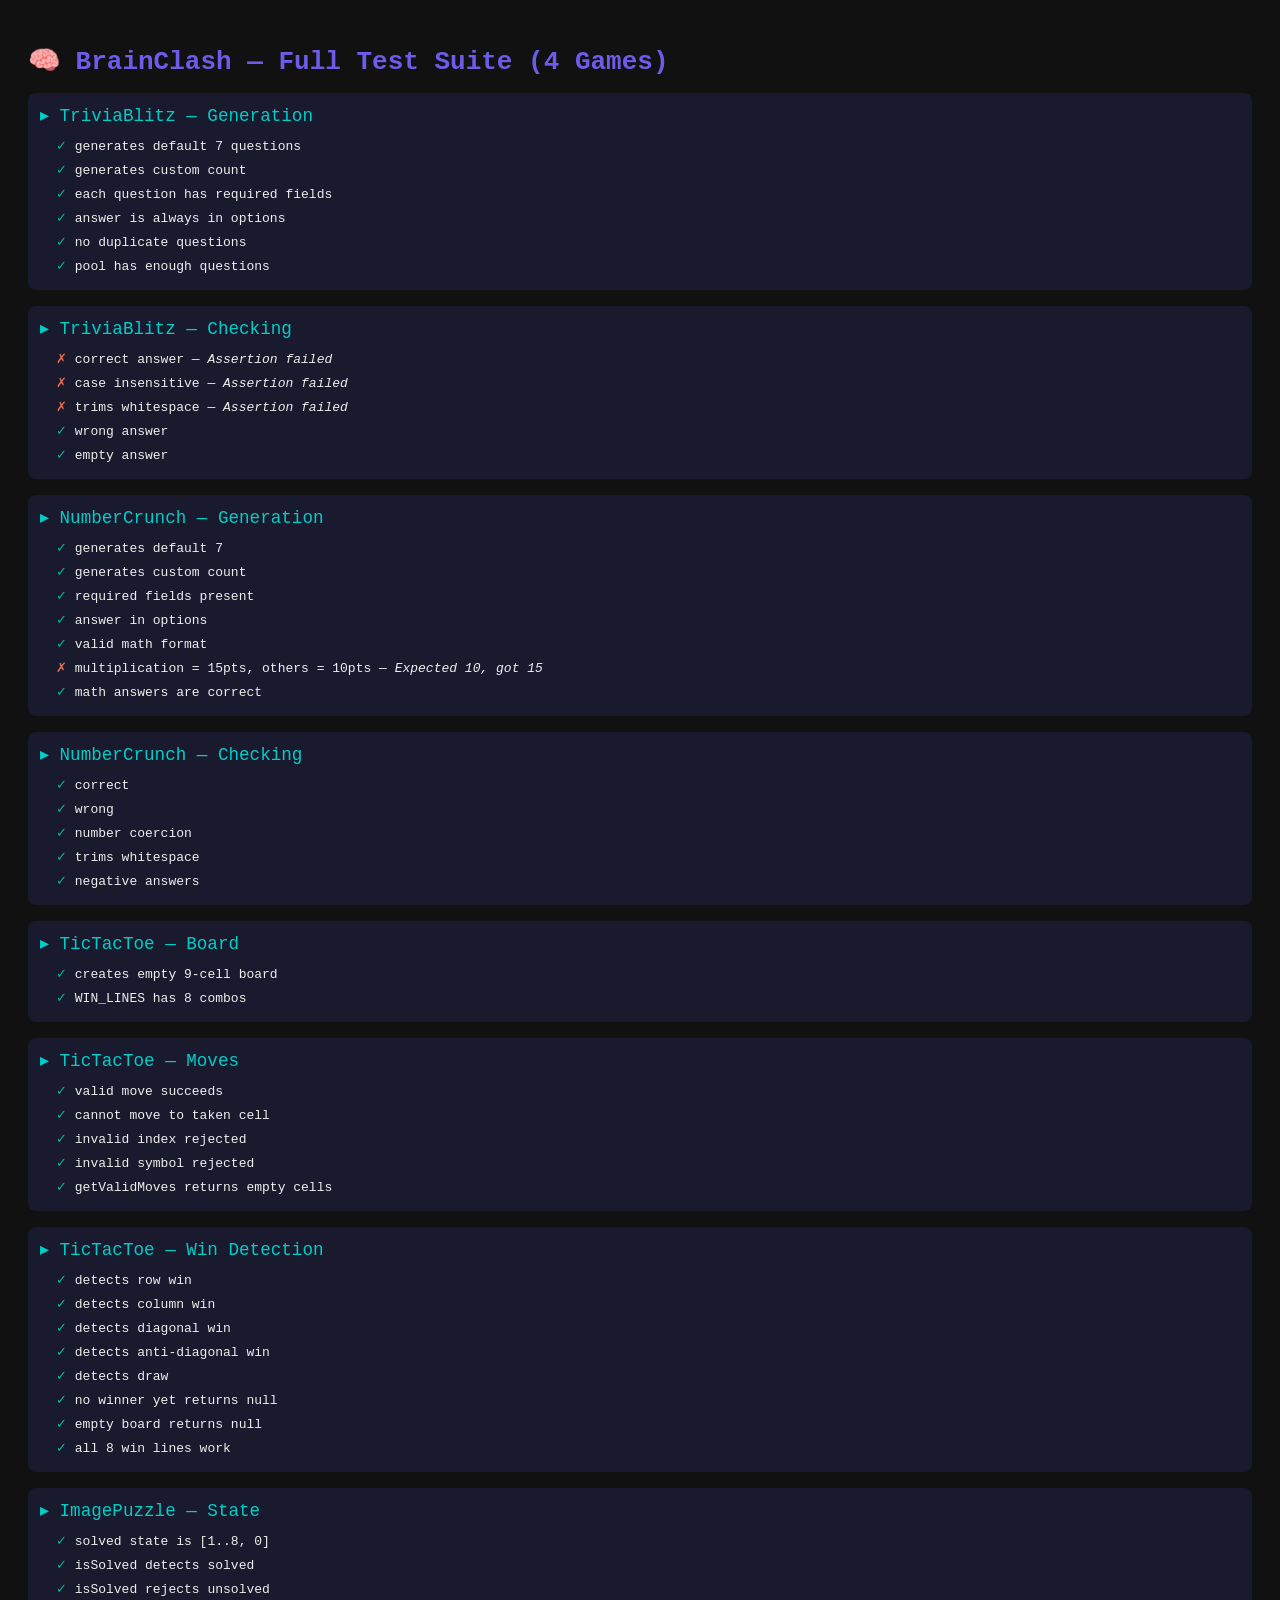
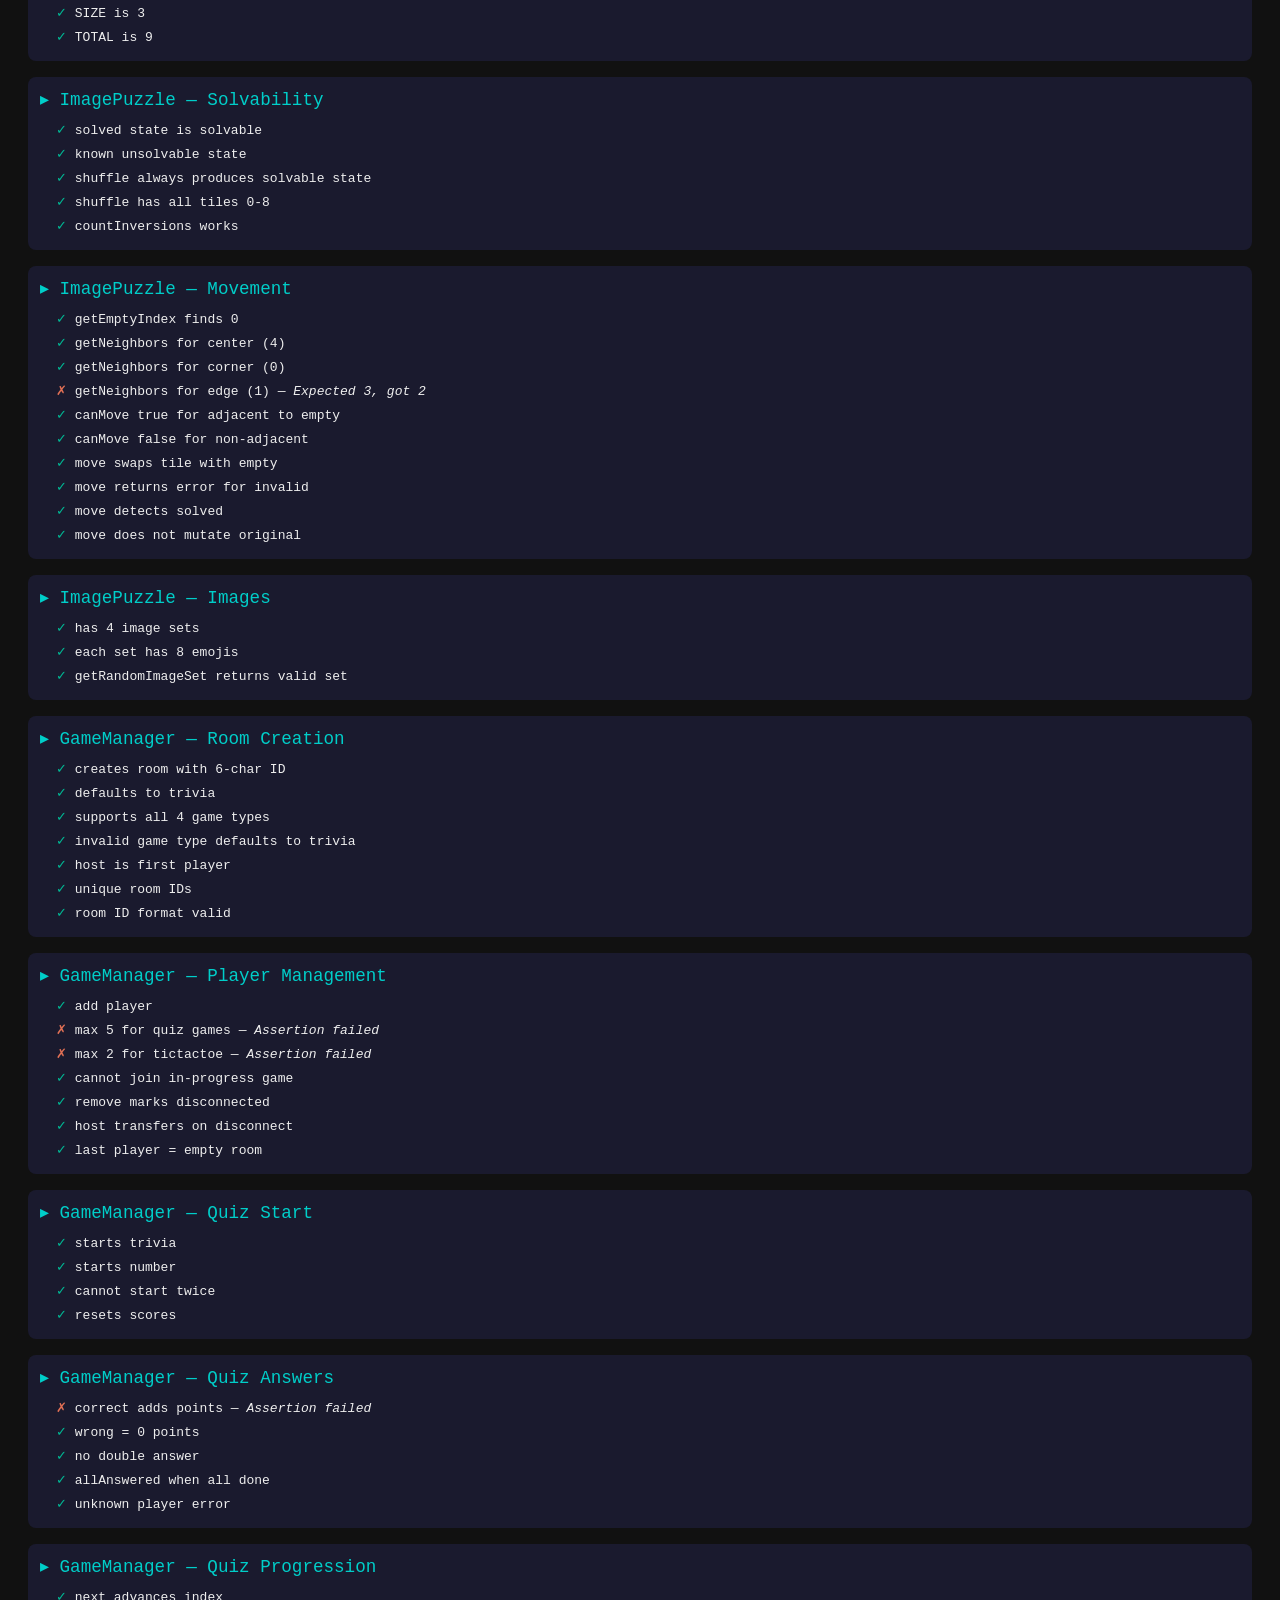
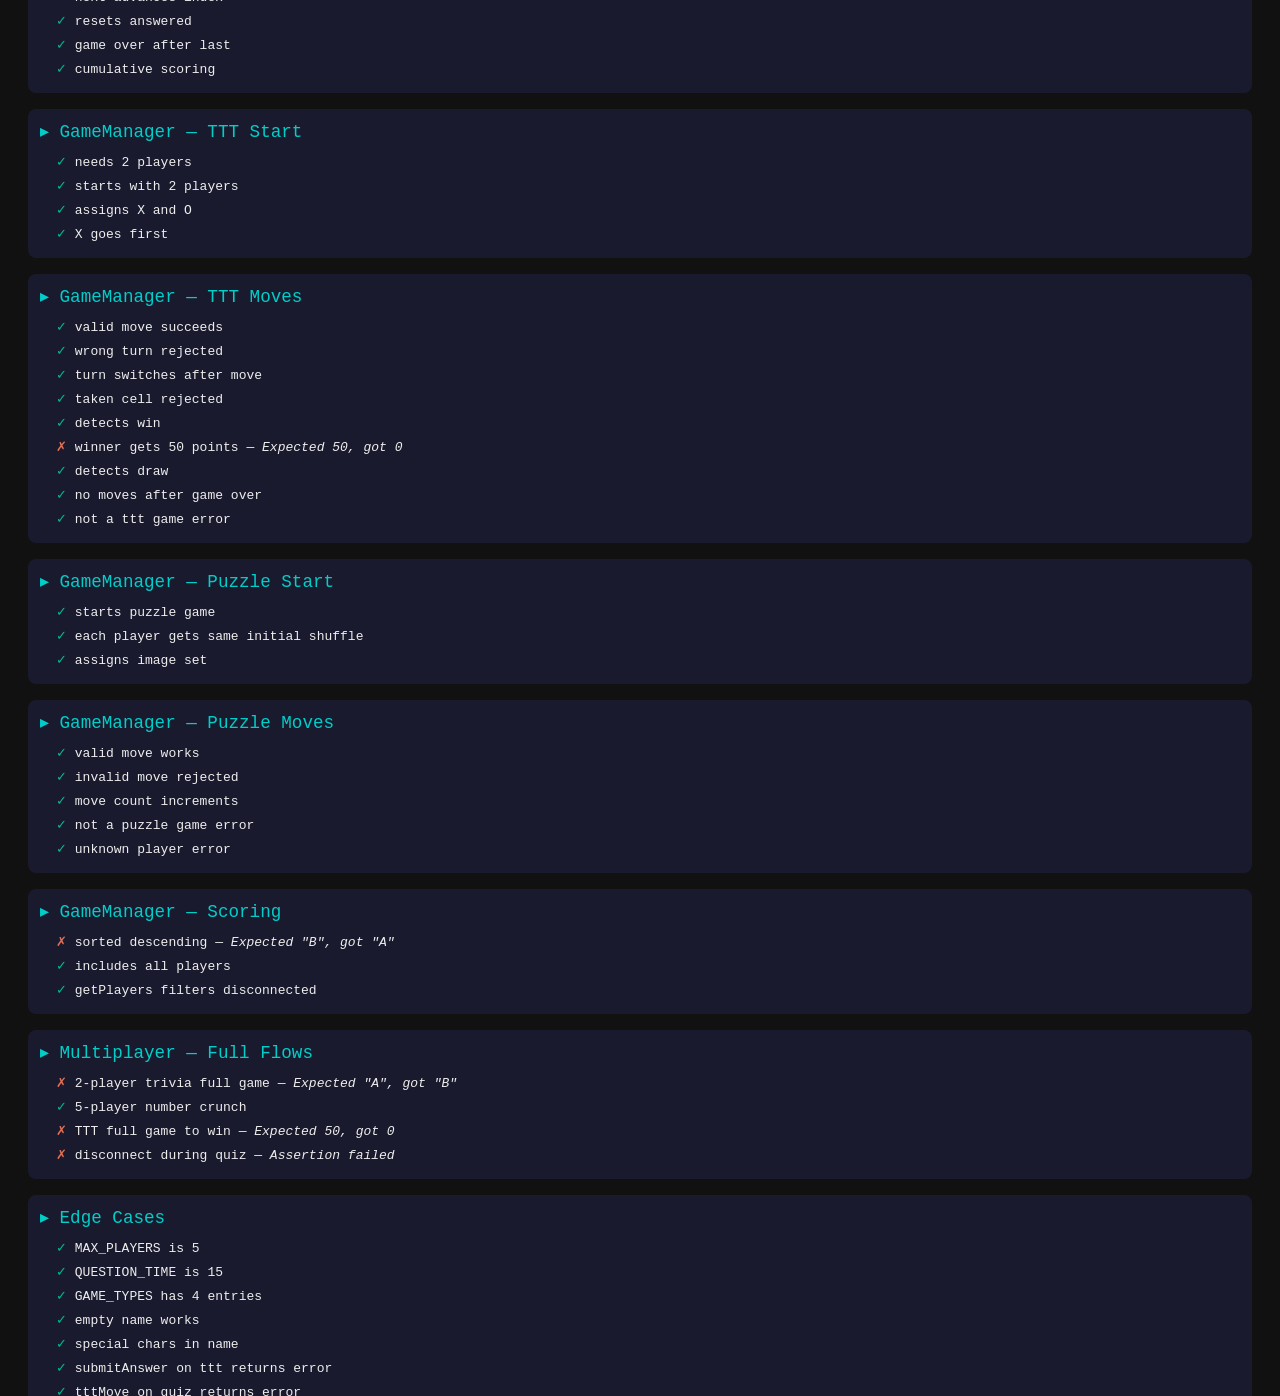
<file: QUIZ game/tests/tests.html>
<!DOCTYPE html>
<html lang="en">
<head>
  <meta charset="UTF-8">
  <title>BrainClash — Test Suite</title>
  <style>
    body { font-family: monospace; background: #111; color: #eee; padding: 20px; }
    h1 { color: #6c5ce7; margin-bottom: 16px; }
    .suite { margin: 16px 0; padding: 12px; background: #1a1a2e; border-radius: 8px; }
    .suite-name { font-size: 1.1rem; color: #00cec9; margin-bottom: 8px; }
    .pass { color: #00b894; } .fail { color: #e17055; }
    .test { padding: 4px 0; padding-left: 16px; }
    .summary { margin-top: 20px; padding: 16px; border-radius: 8px; font-size: 1.2rem; }
    .summary.all-pass { background: rgba(0,184,148,.15); color: #00b894; border: 1px solid #00b894; }
    .summary.has-fail { background: rgba(225,112,85,.15); color: #e17055; border: 1px solid #e17055; }
  </style>
</head>
<body>
  <h1>🧠 BrainClash — Full Test Suite (4 Games)</h1>
  <div id="output"></div>
  <div id="summary"></div>

  <script src="../js/triviaBlitz.js"></script>
  <script src="../js/numberCrunch.js"></script>
  <script src="../js/ticTacToe.js"></script>
  <script src="../js/imagePuzzle.js"></script>
  <script src="../js/gameManager.js"></script>
  <script src="tests.js"></script>
</body>
</html>
</file>
